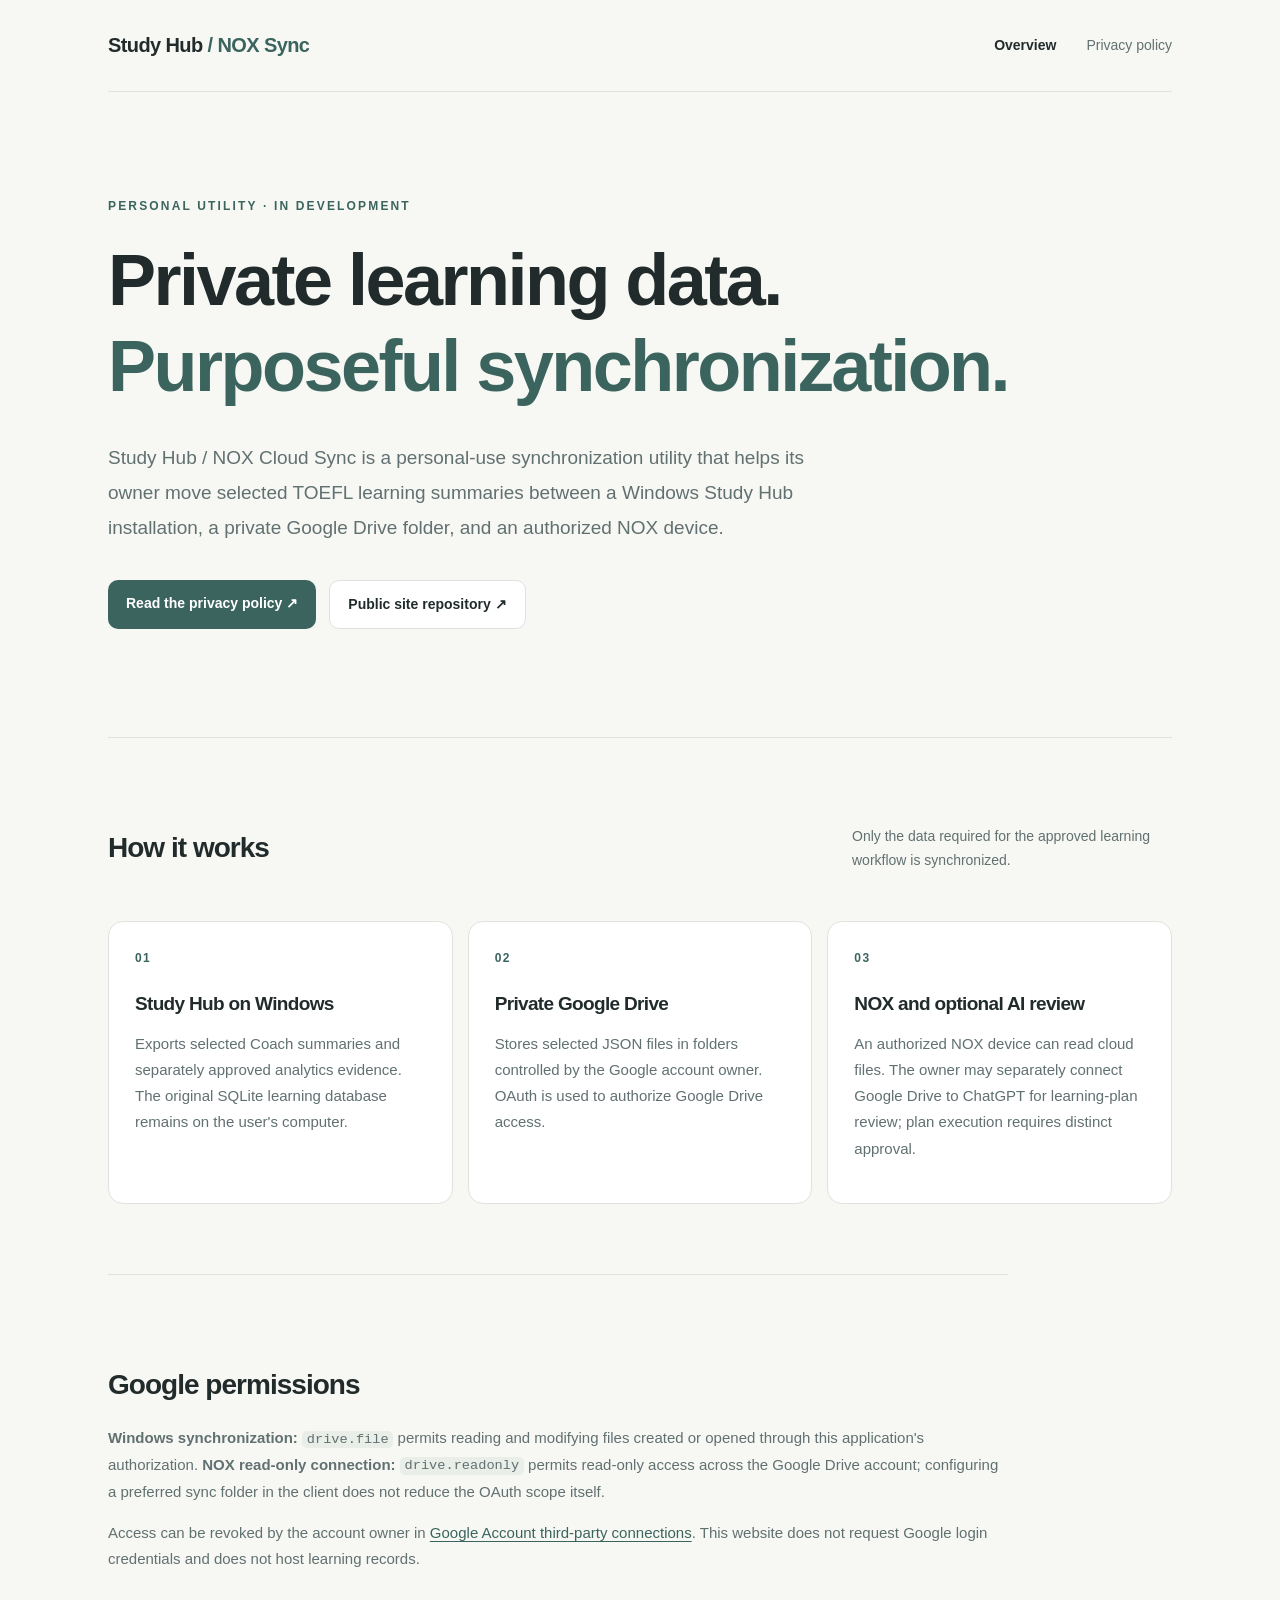
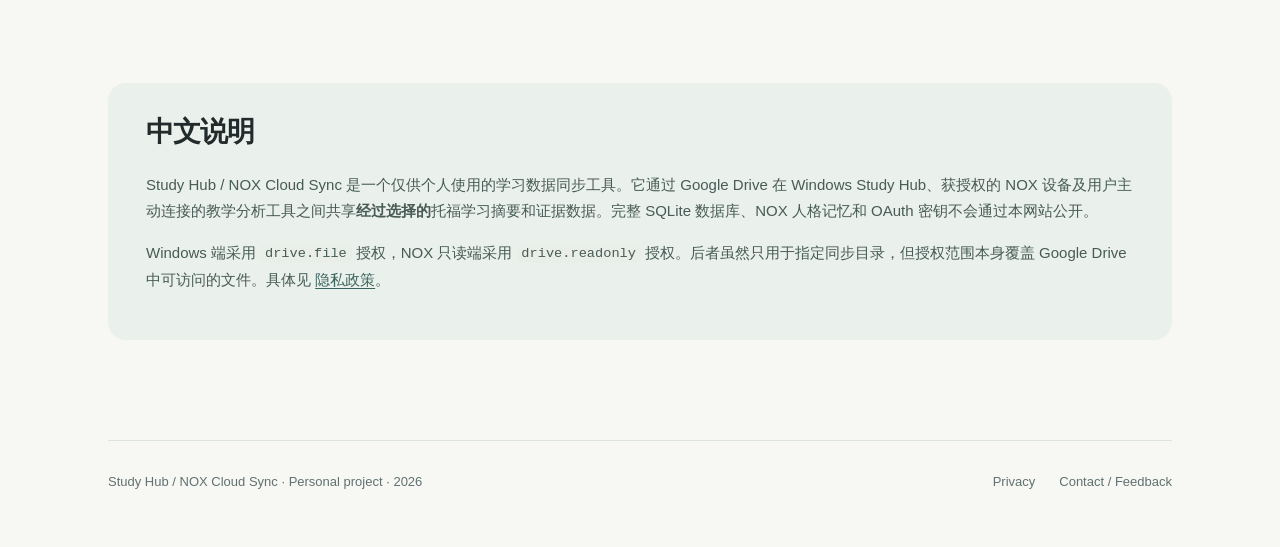
<file: index.html>
<!doctype html>
<html lang="en">
<head>
  <meta charset="utf-8">
  <meta name="viewport" content="width=device-width, initial-scale=1">
  <meta name="description" content="Study Hub / NOX Cloud Sync is a personal-use utility for synchronizing selected TOEFL learning data with Google Drive.">
  <meta name="color-scheme" content="light">
  <title>Study Hub / NOX Cloud Sync</title>
  <link rel="stylesheet" href="styles.css">
</head>
<body>
  <div class="shell">
    <header class="masthead">
      <a class="brand" href="./">Study Hub <span>/ NOX Sync</span></a>
      <nav aria-label="Main navigation"><a aria-current="page" href="./">Overview</a><a href="privacy.html">Privacy policy</a></nav>
    </header>
    <main>
      <section class="hero" aria-labelledby="main-title">
        <div class="eyebrow">Personal utility · In development</div>
        <h1 id="main-title">Private learning data.<br><em>Purposeful synchronization.</em></h1>
        <p class="lead">Study Hub / NOX Cloud Sync is a personal-use synchronization utility that helps its owner move selected TOEFL learning summaries between a Windows Study Hub installation, a private Google Drive folder, and an authorized NOX device.</p>
        <div class="actions"><a class="primary" href="privacy.html">Read the privacy policy <span aria-hidden="true">↗</span></a><a class="secondary" href="https://github.com/nancysobusy/studyhub-nox-oauth-pages">Public site repository <span aria-hidden="true">↗</span></a></div>
      </section>
      <section class="section" aria-labelledby="how-it-works">
        <div class="section-head"><h2 id="how-it-works">How it works</h2><p>Only the data required for the approved learning workflow is synchronized.</p></div>
        <div class="features">
          <article><div class="number">01</div><h3>Study Hub on Windows</h3><p>Exports selected Coach summaries and separately approved analytics evidence. The original SQLite learning database remains on the user's computer.</p></article>
          <article><div class="number">02</div><h3>Private Google Drive</h3><p>Stores selected JSON files in folders controlled by the Google account owner. OAuth is used to authorize Google Drive access.</p></article>
          <article><div class="number">03</div><h3>NOX and optional AI review</h3><p>An authorized NOX device can read cloud files. The owner may separately connect Google Drive to ChatGPT for learning-plan review; plan execution requires distinct approval.</p></article>
        </div>
      </section>
      <section class="section narrow" aria-labelledby="permissions">
        <h2 id="permissions">Google permissions</h2>
        <p><strong>Windows synchronization:</strong> <code>drive.file</code> permits reading and modifying files created or opened through this application's authorization. <strong>NOX read-only connection:</strong> <code>drive.readonly</code> permits read-only access across the Google Drive account; configuring a preferred sync folder in the client does not reduce the OAuth scope itself.</p>
        <p>Access can be revoked by the account owner in <a href="https://myaccount.google.com/permissions">Google Account third-party connections</a>. This website does not request Google login credentials and does not host learning records.</p>
      </section>
      <section class="language" lang="zh-CN" aria-labelledby="cn">
        <h2 id="cn">中文说明</h2>
        <p>Study Hub / NOX Cloud Sync 是一个仅供个人使用的学习数据同步工具。它通过 Google Drive 在 Windows Study Hub、获授权的 NOX 设备及用户主动连接的教学分析工具之间共享<strong>经过选择的</strong>托福学习摘要和证据数据。完整 SQLite 数据库、NOX 人格记忆和 OAuth 密钥不会通过本网站公开。</p>
        <p>Windows 端采用 <code>drive.file</code> 授权，NOX 只读端采用 <code>drive.readonly</code> 授权。后者虽然只用于指定同步目录，但授权范围本身覆盖 Google Drive 中可访问的文件。具体见 <a href="privacy.html">隐私政策</a>。</p>
      </section>
    </main>
    <footer><span>Study Hub / NOX Cloud Sync · Personal project · 2026</span><div><a href="privacy.html">Privacy</a><a href="https://github.com/nancysobusy/studyhub-nox-oauth-pages/issues">Contact / Feedback</a></div></footer>
  </div>
</body>
</html>
</file>
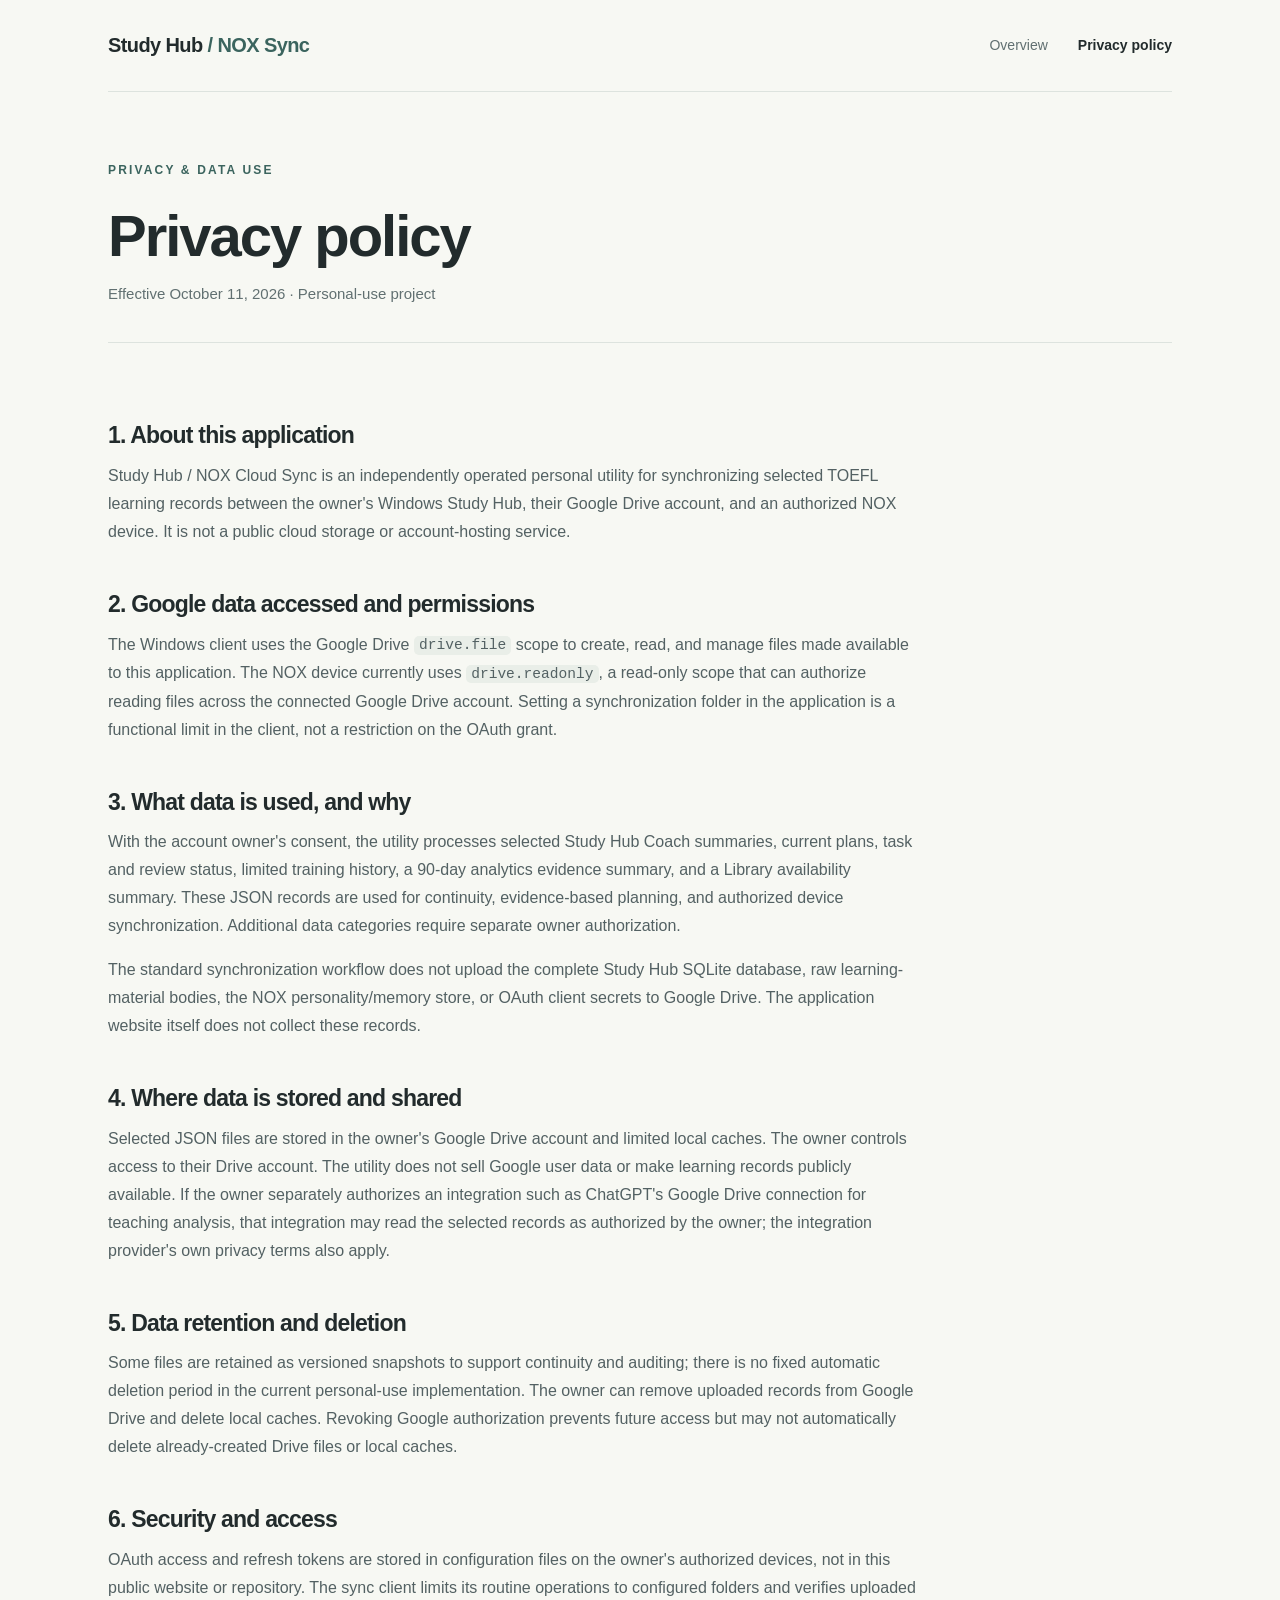
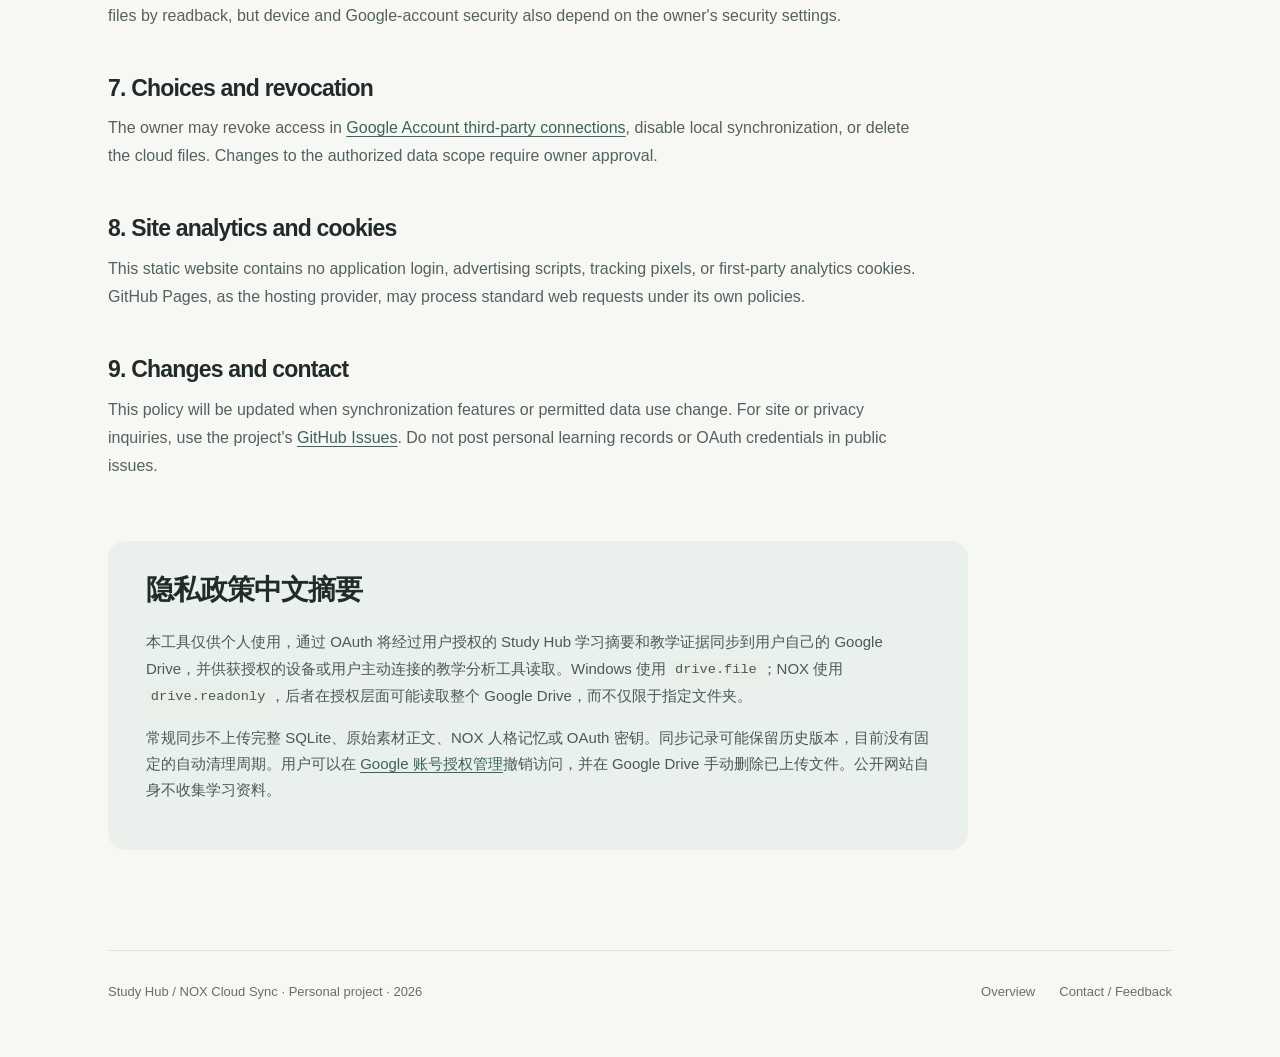
<file: privacy.html>
<!doctype html>
<html lang="en"><head><meta charset="utf-8"><meta name="viewport" content="width=device-width,initial-scale=1"><meta name="description" content="Privacy policy for the personal Study Hub / NOX Cloud Sync Google Drive synchronization utility."><title>Privacy policy — Study Hub / NOX Cloud Sync</title><link rel="stylesheet" href="styles.css"></head><body>
<div class="shell"><header class="masthead"><a class="brand" href="./">Study Hub <span>/ NOX Sync</span></a><nav aria-label="Main navigation"><a href="./">Overview</a><a aria-current="page" href="privacy.html">Privacy policy</a></nav></header><main>
<section class="privacy-intro"><div class="eyebrow">Privacy &amp; data use</div><h1>Privacy policy</h1><p class="lead">Effective October 11, 2026 · Personal-use project</p></section><div class="prose">
<h2>1. About this application</h2><p>Study Hub / NOX Cloud Sync is an independently operated personal utility for synchronizing selected TOEFL learning records between the owner's Windows Study Hub, their Google Drive account, and an authorized NOX device. It is not a public cloud storage or account-hosting service.</p>
<h2>2. Google data accessed and permissions</h2><p>The Windows client uses the Google Drive <code>drive.file</code> scope to create, read, and manage files made available to this application. The NOX device currently uses <code>drive.readonly</code>, a read-only scope that can authorize reading files across the connected Google Drive account. Setting a synchronization folder in the application is a functional limit in the client, not a restriction on the OAuth grant.</p>
<h2>3. What data is used, and why</h2><p>With the account owner's consent, the utility processes selected Study Hub Coach summaries, current plans, task and review status, limited training history, a 90-day analytics evidence summary, and a Library availability summary. These JSON records are used for continuity, evidence-based planning, and authorized device synchronization. Additional data categories require separate owner authorization.</p><p>The standard synchronization workflow does not upload the complete Study Hub SQLite database, raw learning-material bodies, the NOX personality/memory store, or OAuth client secrets to Google Drive. The application website itself does not collect these records.</p>
<h2>4. Where data is stored and shared</h2><p>Selected JSON files are stored in the owner's Google Drive account and limited local caches. The owner controls access to their Drive account. The utility does not sell Google user data or make learning records publicly available. If the owner separately authorizes an integration such as ChatGPT's Google Drive connection for teaching analysis, that integration may read the selected records as authorized by the owner; the integration provider's own privacy terms also apply.</p>
<h2>5. Data retention and deletion</h2><p>Some files are retained as versioned snapshots to support continuity and auditing; there is no fixed automatic deletion period in the current personal-use implementation. The owner can remove uploaded records from Google Drive and delete local caches. Revoking Google authorization prevents future access but may not automatically delete already-created Drive files or local caches.</p>
<h2>6. Security and access</h2><p>OAuth access and refresh tokens are stored in configuration files on the owner's authorized devices, not in this public website or repository. The sync client limits its routine operations to configured folders and verifies uploaded files by readback, but device and Google-account security also depend on the owner's security settings.</p>
<h2>7. Choices and revocation</h2><p>The owner may revoke access in <a href="https://myaccount.google.com/permissions">Google Account third-party connections</a>, disable local synchronization, or delete the cloud files. Changes to the authorized data scope require owner approval.</p>
<h2>8. Site analytics and cookies</h2><p>This static website contains no application login, advertising scripts, tracking pixels, or first-party analytics cookies. GitHub Pages, as the hosting provider, may process standard web requests under its own policies.</p>
<h2>9. Changes and contact</h2><p>This policy will be updated when synchronization features or permitted data use change. For site or privacy inquiries, use the project's <a href="https://github.com/nancysobusy/studyhub-nox-oauth-pages/issues">GitHub Issues</a>. Do not post personal learning records or OAuth credentials in public issues.</p>
</div><section class="language privacy-cn" lang="zh-CN"><h2>隐私政策中文摘要</h2><p>本工具仅供个人使用，通过 OAuth 将经过用户授权的 Study Hub 学习摘要和教学证据同步到用户自己的 Google Drive，并供获授权的设备或用户主动连接的教学分析工具读取。Windows 使用 <code>drive.file</code>；NOX 使用 <code>drive.readonly</code>，后者在授权层面可能读取整个 Google Drive，而不仅限于指定文件夹。</p><p>常规同步不上传完整 SQLite、原始素材正文、NOX 人格记忆或 OAuth 密钥。同步记录可能保留历史版本，目前没有固定的自动清理周期。用户可以在 <a href="https://myaccount.google.com/permissions">Google 账号授权管理</a>撤销访问，并在 Google Drive 手动删除已上传文件。公开网站自身不收集学习资料。</p></section>
</main><footer><span>Study Hub / NOX Cloud Sync · Personal project · 2026</span><div><a href="./">Overview</a><a href="https://github.com/nancysobusy/studyhub-nox-oauth-pages/issues">Contact / Feedback</a></div></footer></div></body></html>
</file>
<file: styles.css>
:root{color-scheme:light;--ink:#222b2c;--muted:#617071;--line:#dde3de;--bg:#f7f8f3;--surface:#fff;--accent:#3b645e;--soft:#eaf0eb}*{box-sizing:border-box}html{font-family:Inter,-apple-system,BlinkMacSystemFont,"Segoe UI","Noto Sans SC",Arial,sans-serif;-webkit-font-smoothing:antialiased}body{margin:0;background:var(--bg);color:var(--ink);font-size:16px;line-height:1.75}a{color:var(--accent);text-underline-offset:3px}a:hover{color:#23463f}.shell{max-width:1140px;padding:0 38px;margin:auto}.masthead{display:flex;align-items:center;justify-content:space-between;gap:20px;padding:28px 0;border-bottom:1px solid var(--line)}.brand{font-weight:750;color:var(--ink);text-decoration:none;letter-spacing:-.03em;font-size:20px}.brand span{color:var(--accent)}nav{display:flex;gap:30px}nav a{color:var(--muted);font-size:14px;text-decoration:none}nav a[aria-current="page"]{color:var(--ink);font-weight:650}.hero{padding:104px 0 108px;max-width:920px}.eyebrow{font-size:12px;text-transform:uppercase;letter-spacing:.18em;color:var(--accent);font-weight:750}h1,h2,h3{line-height:1.2;letter-spacing:-.035em}h1{font-size:clamp(42px,6vw,72px);font-weight:730;margin:20px 0 30px}h1 em{font-style:normal;color:var(--accent)}.lead{max-width:740px;font-size:19px;line-height:1.85;color:var(--muted)}.actions{display:flex;flex-wrap:wrap;gap:13px;margin-top:35px}.actions a{font-size:14px;border-radius:10px;padding:11px 18px;text-decoration:none;font-weight:650}.actions .primary{background:var(--accent);color:#fff}.actions .primary:hover{background:#294e47}.actions .secondary{background:var(--surface);border:1px solid var(--line);color:var(--ink)}.section{border-top:1px solid var(--line);padding:70px 0}.section-head{display:flex;align-items:end;justify-content:space-between;gap:36px}.section-head p{color:var(--muted);font-size:14px;max-width:320px;margin:0 0 15px}.section h2,.language h2,.prose h2{font-size:28px}.features{display:grid;grid-template-columns:repeat(3,1fr);gap:15px;margin-top:33px}.features article{background:var(--surface);border:1px solid var(--line);border-radius:15px;padding:26px}.features .number{font-size:12px;letter-spacing:.12em;color:var(--accent);font-weight:750}.features h3{font-size:19px;margin:24px 0 12px}.features p,.narrow p{color:var(--muted);font-size:15px}.narrow{max-width:900px}.language{margin:26px 0 100px;border-radius:18px;padding:32px 38px;background:var(--soft)}.language p{color:#485b56;font-size:15px}.language h2{margin-top:0}footer{border-top:1px solid var(--line);display:flex;justify-content:space-between;flex-wrap:wrap;gap:20px;padding:30px 0 55px;font-size:13px;color:var(--muted)}footer div{display:flex;gap:24px}footer a{color:var(--muted);text-decoration:none}.privacy-intro{padding:68px 0 35px;border-bottom:1px solid var(--line)}.privacy-intro h1{font-size:clamp(42px,5vw,58px);margin-bottom:9px}.privacy-intro .lead{font-size:15px;margin:0}.prose{max-width:810px;padding:34px 0 35px}.prose h2{font-size:23px;margin:45px 0 12px}.prose p{color:#536163;margin:0 0 16px}.privacy-cn{max-width:860px;margin-top:10px}code{font-family:ui-monospace,SFMono-Regular,Consolas,monospace;font-size:.91em;background:#e9eee8;padding:.1em .35em;border-radius:5px;overflow-wrap:anywhere}@media(max-width:750px){.shell{padding:0 19px}.masthead{padding:20px 0;align-items:flex-start;flex-wrap:wrap}.brand{font-size:17px}nav{gap:18px}.hero{padding:65px 0 75px}h1{font-size:43px}.lead{font-size:16px}.section{padding:45px 0}.section-head{display:block}.features{grid-template-columns:1fr}.language{padding:24px}.privacy-intro{padding:45px 0 24px}}
</file>
